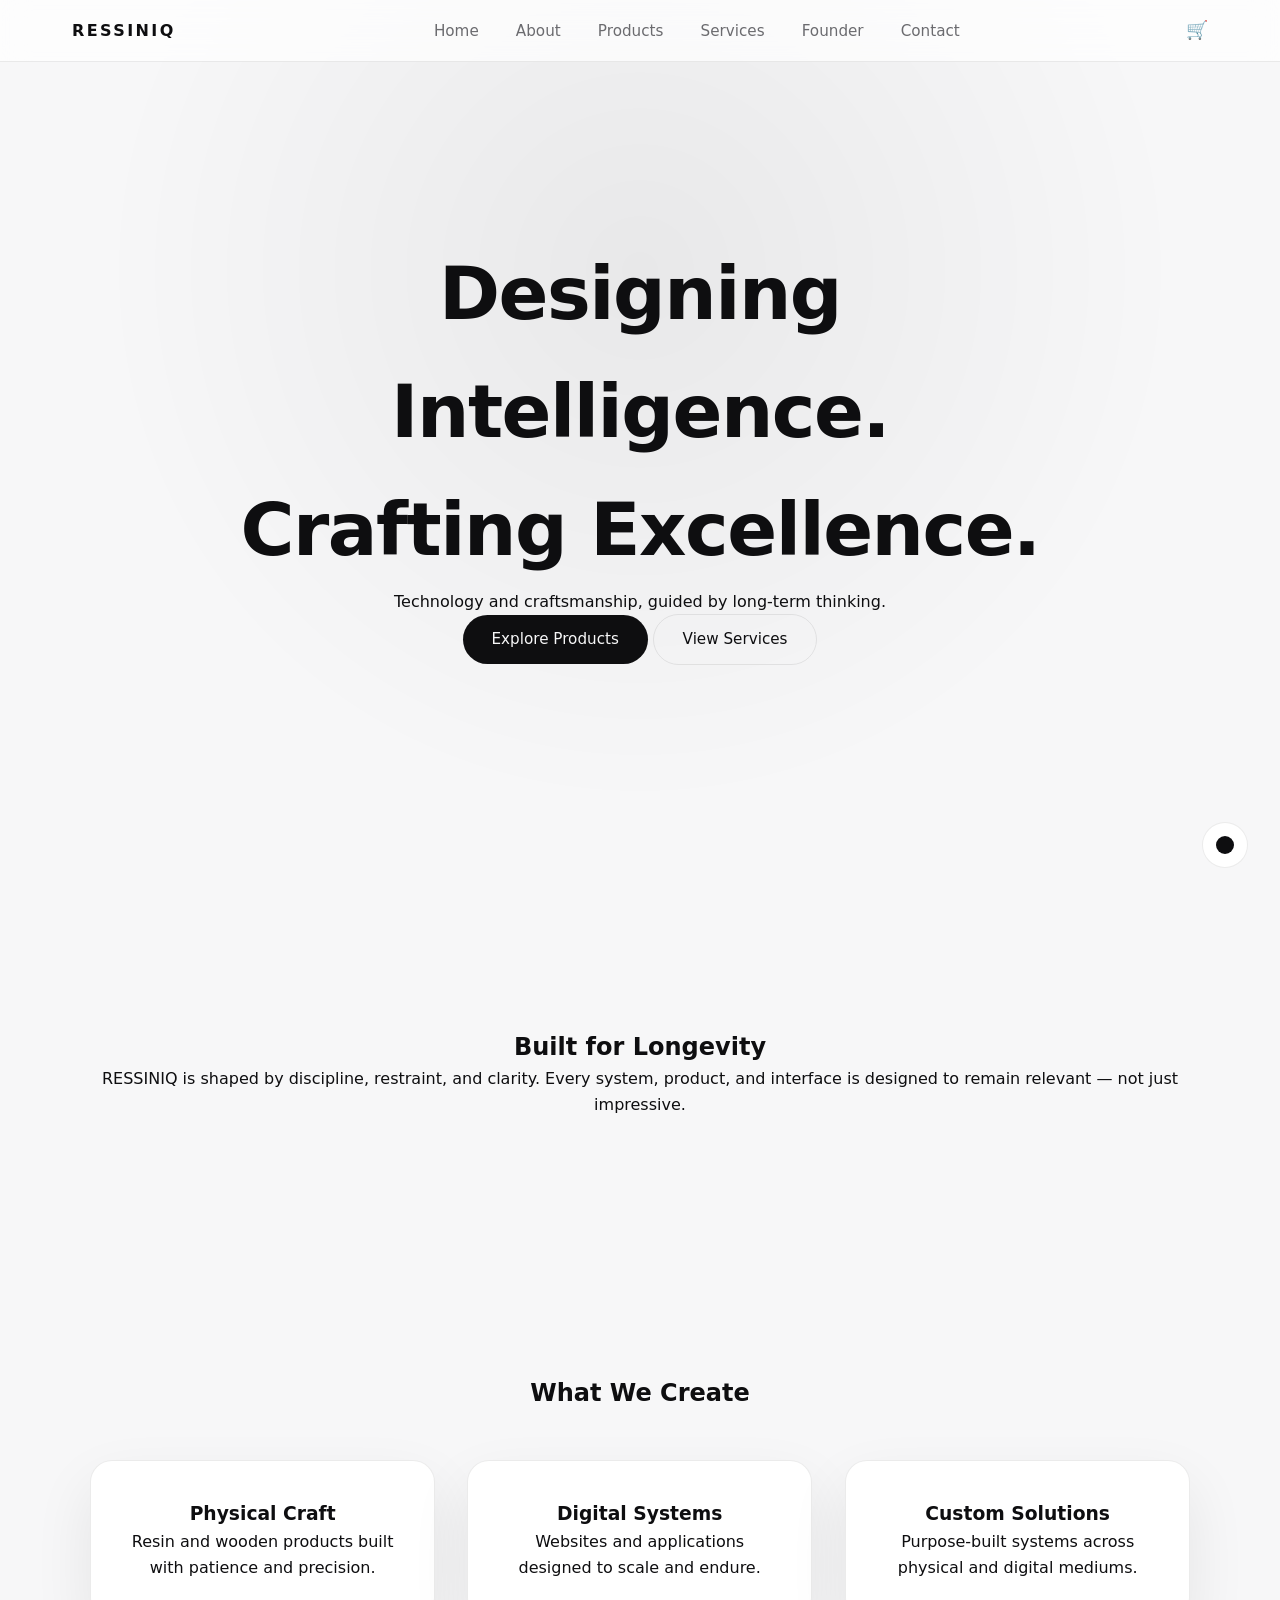
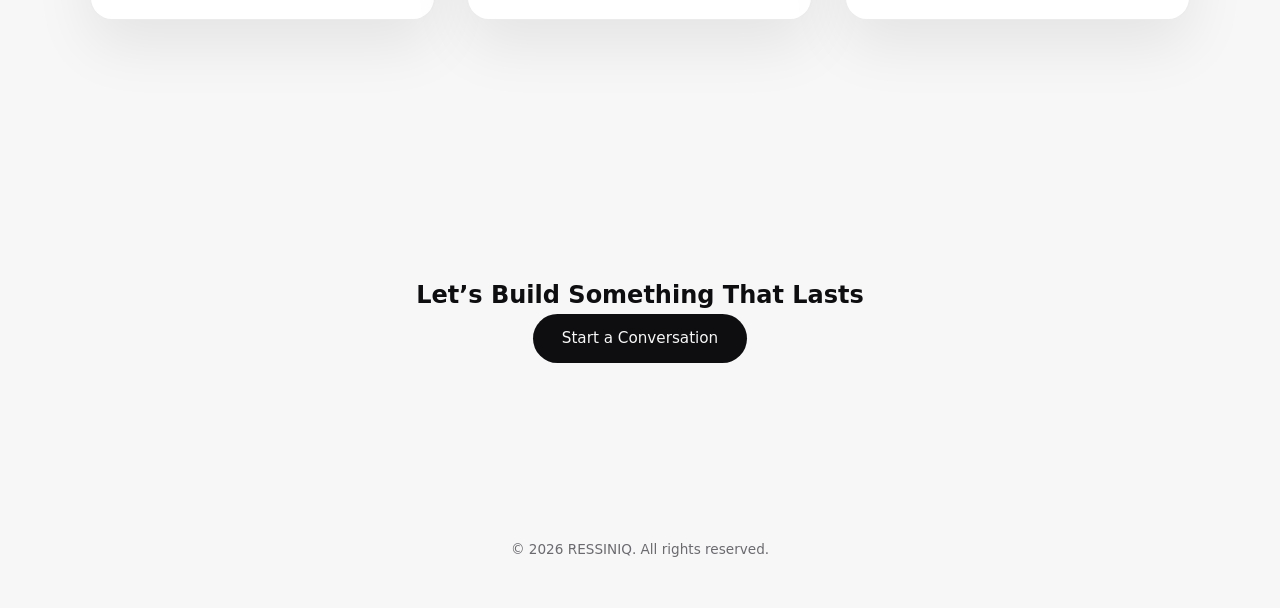
<file: index.html>
<!-- =========================
FILE: index.html
========================= -->
<!DOCTYPE html>
<html lang="en">
<head>
  <meta charset="UTF-8" />
  <meta name="viewport" content="width=device-width, initial-scale=1.0"/>
  <meta name="description" content="RESSINIQ — Designing Intelligence. Crafting Excellence."/>
  <title>RESSINIQ — Designing Intelligence</title>

  <link rel="stylesheet" href="assets/css/style.css" />
</head>

<body>
  <!-- Theme Toggle -->
  <button id="themeToggle" aria-label="Toggle dark mode">
    <span></span>
  </button>

  <!-- Navigation -->
  <header class="nav">
  <div class="nav-inner">

    <!-- LOGO / HOME -->
    <a href="index.html" class="logo">RESSINIQ</a>

    <!-- NAV LINKS -->
    <nav class="nav-links">
      <a href="index.html">Home</a>
      <a href="about.html">About</a>
      <a href="products.html">Products</a>
      <a href="services.html">Services</a>
      <a href="founder.html">Founder</a>
      <a href="contact.html" class="pill">Contact</a>
    </nav>

    <!-- CART -->
    <a href="cart.html" class="cart-link">
      🛒 <span id="cartCount" class="cart-count hidden">0</span>
    </a>

  </div>
</header>


  <!-- Hero -->
  <main>
    <section class="hero">
      <div class="hero-content">
        <h1 class="reveal hero-title">Designing Intelligence.<br/>Crafting Excellence.</h1>
        <p class="reveal hero-subtitle">
          Technology and craftsmanship, guided by long-term thinking.
        </p>
        <div class="hero-actions">
          <a href="products.html" class="btn primary">Explore Products</a>
          <a href="services.html" class="btn ghost">View Services</a>
        </div>
      </div>
      <div class="hero-bg parallax-bg"></div>
    </section>

    <!-- Philosophy -->
    <section class="philosophy">
      <div class="container">
        <h2>Built for Longevity</h2>
        <p>
          RESSINIQ is shaped by discipline, restraint, and clarity.  
          Every system, product, and interface is designed to remain relevant —
          not just impressive.
        </p>
      </div>
    </section>

    <!-- Featured -->
    <section class="featured">
      <div class="container">
        <h2>What We Create</h2>
        <div class="cards">
          <div class="card parallax-card">
            <h3>Physical Craft</h3>
            <p>Resin and wooden products built with patience and precision.</p>
          </div>
          <div class="card parallax-card">
            <h3>Digital Systems</h3>
            <p>Websites and applications designed to scale and endure.</p>
          </div>
          <div class="card parallax-card">
            <h3>Custom Solutions</h3>
            <p>Purpose-built systems across physical and digital mediums.</p>
          </div>
        </div>
      </div>
    </section>

    <!-- CTA -->
    <section class="cta-section">
      <div class="container">
        <h2>Let’s Build Something That Lasts</h2>
        <a href="contact.html" class="btn primary large">Start a Conversation</a>
      </div>
    </section>
  </main>

  <footer class="footer">
    <p>© 2026 RESSINIQ. All rights reserved.</p>
  </footer>

  <script src="assets/js/main.js"></script>
</body>
</html>
</file>
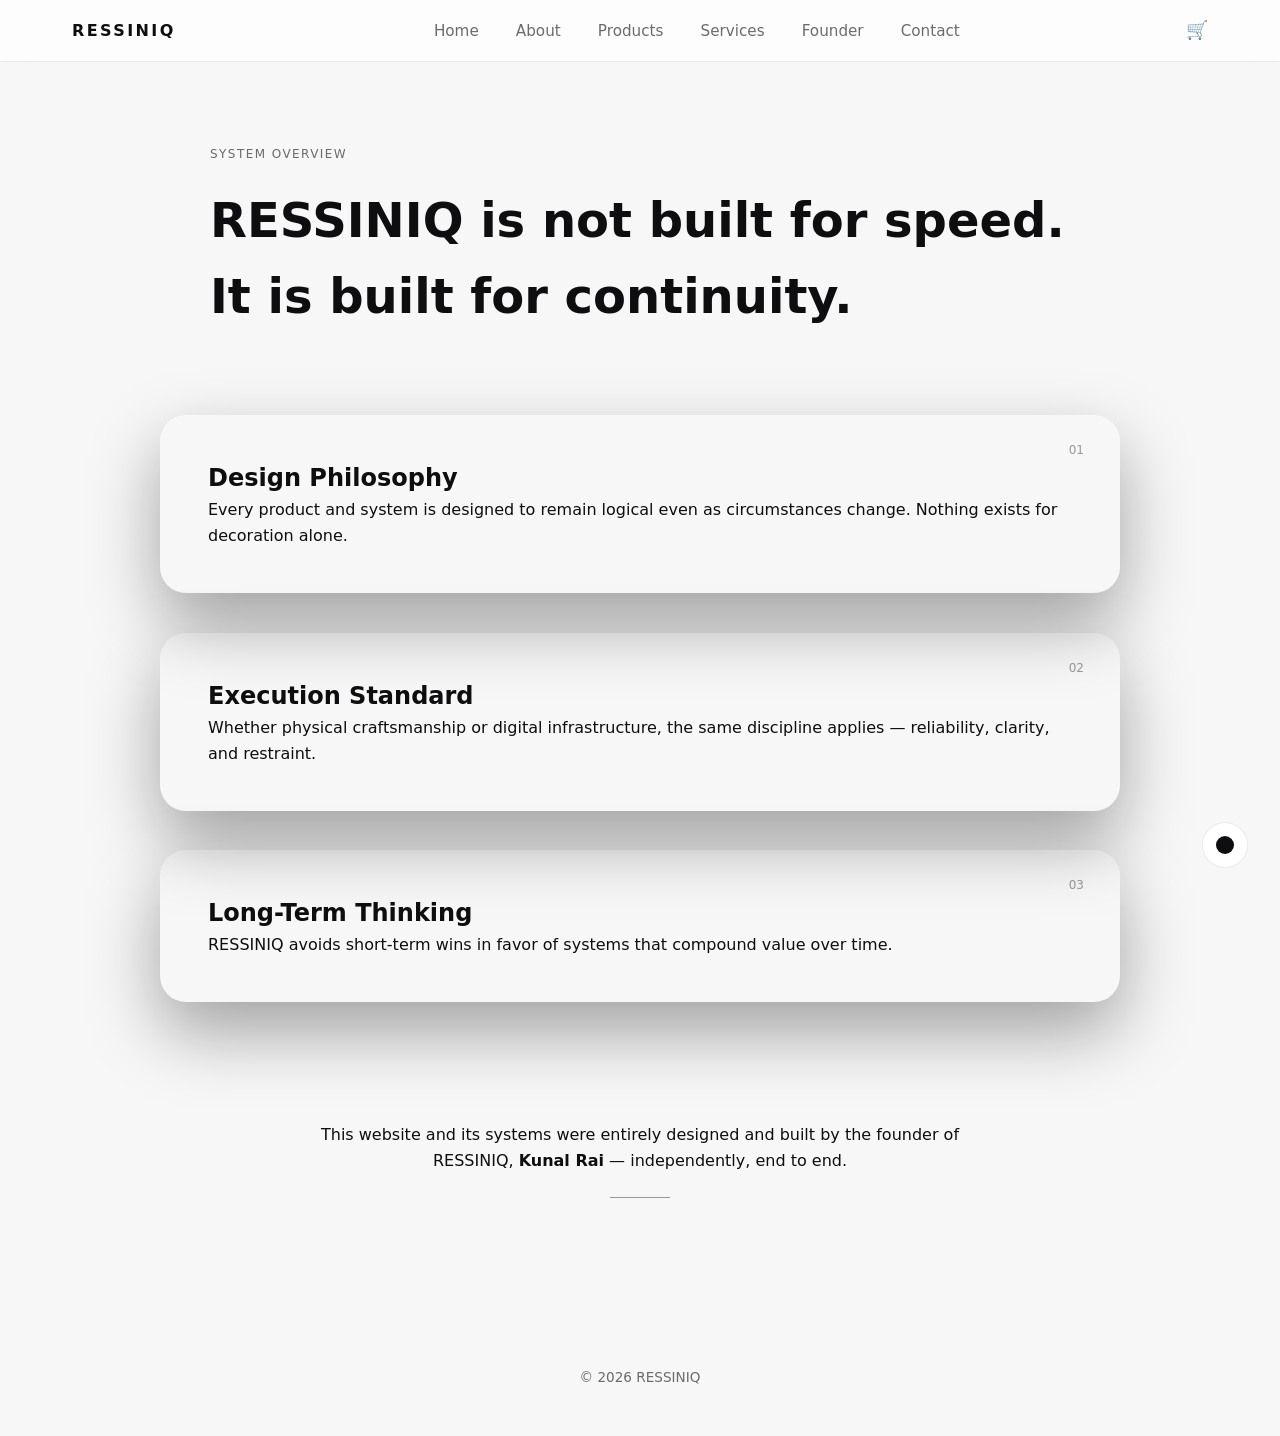
<file: about.html>
<!DOCTYPE html>
<html lang="en">
<head>
  <meta charset="UTF-8" />
  <meta name="viewport" content="width=device-width, initial-scale=1.0"/>
  <title>About — RESSINIQ</title>
  <meta name="description" content="RESSINIQ is built as a system — not a trend-driven brand."/>
  <link rel="stylesheet" href="assets/css/style.css"/>
</head>
<body>

<button id="themeToggle"><span></span></button>

<header class="nav">
  <div class="nav-inner">
    <a href="index.html" class="logo">RESSINIQ</a>
    <nav class="nav-links">
      <a href="index.html">Home</a>
      <a href="about.html">About</a>
      <a href="products.html">Products</a>
      <a href="services.html">Services</a>
      <a href="founder.html">Founder</a>
      <a href="contact.html" class="pill">Contact</a>
    </nav>
    <a href="cart.html" class="cart-link">🛒 <span id="cartCount" class="cart-count hidden">0</span></a>
  </div>
</header>

<main class="about-system">

  <!-- SYSTEM INTRO -->
  <section class="system-intro reveal">
    <span class="system-label">SYSTEM OVERVIEW</span>
    <h1>RESSINIQ is not built for speed.<br>It is built for continuity.</h1>
  </section>

  <!-- FLOATING PANELS -->
  <section class="system-panels">

    <article class="system-panel depth-1 reveal">
      <span class="panel-index">01</span>
      <h2>Design Philosophy</h2>
      <p>
        Every product and system is designed to remain logical even as
        circumstances change. Nothing exists for decoration alone.
      </p>
    </article>

    <article class="system-panel depth-2 reveal">
      <span class="panel-index">02</span>
      <h2>Execution Standard</h2>
      <p>
        Whether physical craftsmanship or digital infrastructure,
        the same discipline applies — reliability, clarity, and restraint.
      </p>
    </article>

    <article class="system-panel depth-3 reveal">
      <span class="panel-index">03</span>
      <h2>Long-Term Thinking</h2>
      <p>
        RESSINIQ avoids short-term wins in favor of systems that compound
        value over time.
      </p>
    </article>

  </section>

  <!-- SIGNATURE -->
  <section class="system-signature reveal">
    <p>
      This website and its systems were entirely designed and built by the
      founder of RESSINIQ,
      <strong>Kunal Rai</strong> — independently, end to end.
    </p>
    <span class="signature-line"></span>
  </section>

</main>

<footer class="footer">
  <p>© 2026 RESSINIQ</p>
</footer>

<script src="assets/js/main.js"></script>
</body>
</html>
</file>
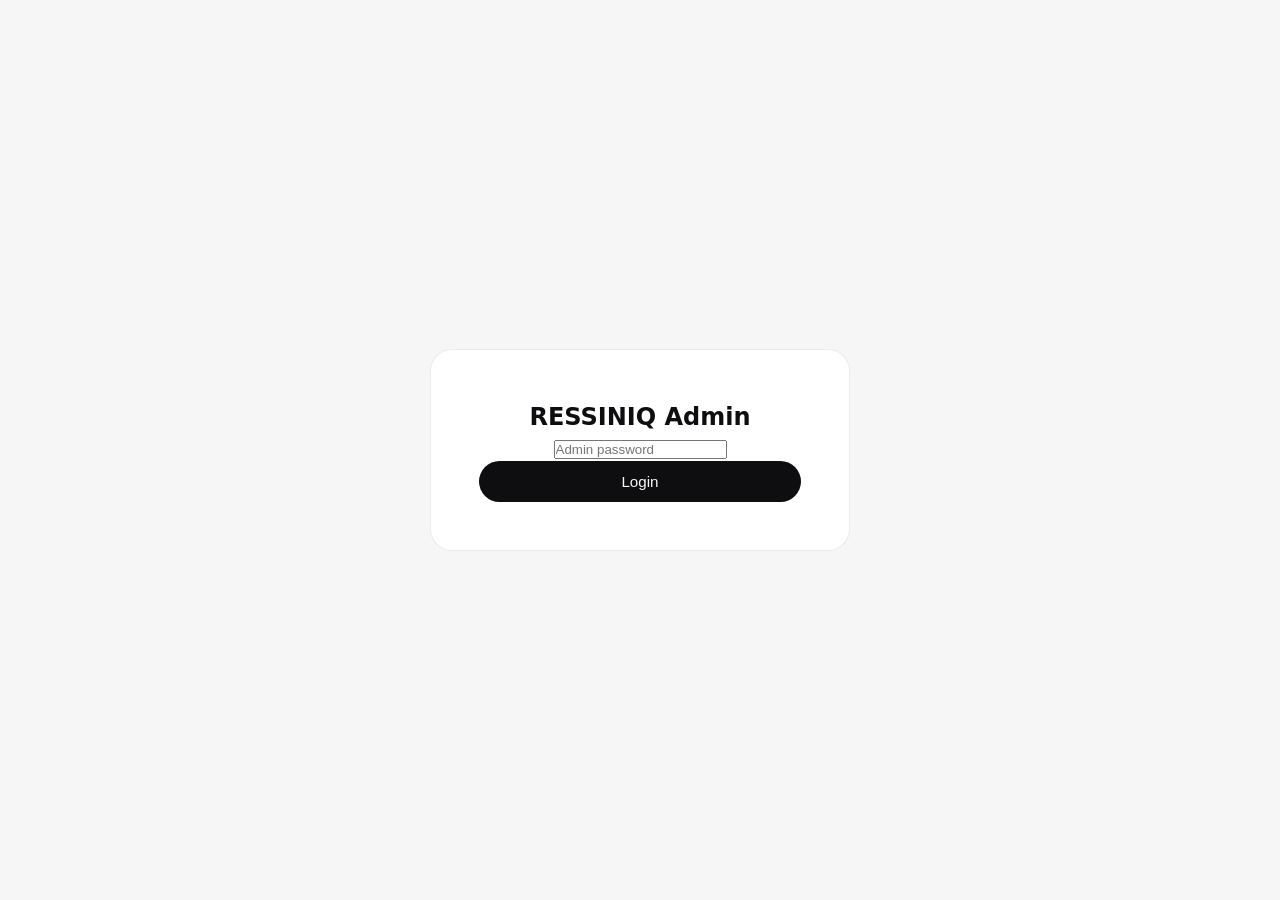
<file: admin.html>
<!DOCTYPE html>
<html lang="en">
<head>
  <meta charset="UTF-8" />
  <meta name="viewport" content="width=device-width, initial-scale=1.0"/>
  <title>RESSINIQ Admin</title>
  <meta name="robots" content="noindex, nofollow"/>
  <link rel="stylesheet" href="assets/css/style.css"/>
</head>
<body data-admin>

<main class="admin-wrapper">

  <!-- LOGIN -->
  <section id="loginSection" class="admin-card">
    <h1>RESSINIQ Admin</h1>
    <input id="adminPassword" type="password" placeholder="Admin password"/>
    <button id="loginBtn" class="btn primary full">Login</button>
  </section>

  <!-- DASHBOARD -->
  <section id="dashboard" class="admin-dashboard hidden">

    <header class="admin-header">
      <h2>Product Manager</h2>
      <div>
        <button id="adminTheme" class="btn ghost">Toggle Theme</button>
        <button id="logoutBtn" class="btn ghost">Logout</button>
      </div>
    </header>

    <div class="admin-grid">

      <!-- PRODUCT FORM -->
      <div class="admin-form-card">
        <h3 id="formTitle">Add Product</h3>

        <form id="productForm">
          <input type="hidden" id="productId"/>

          <label>Name</label>
          <input id="productName" required/>

          <label>Category</label>
          <select id="productCategory"></select>

          <label>Status</label>
          <select id="productStatus">
            <option value="live">Live</option>
            <option value="draft">Draft</option>
          </select>

          <label>Images (one per line)</label>
          <textarea id="productImages" placeholder="assets/images/a.jpg"></textarea>

          <label>Description</label>
          <textarea id="productDescription"></textarea>

          <button class="btn primary full">Save Product</button>
        </form>
      </div>

      <!-- PRODUCTS -->
      <div class="admin-list-card">
        <h3>Products (Drag to reorder)</h3>
        <div id="adminProducts" class="sortable"></div>
        <button onclick="exportJSON()" class="btn ghost full">Export products.json</button>
      </div>

      <!-- CATEGORIES -->
      <div class="admin-list-card">
        <h3>Categories</h3>
        <input id="newCategory" placeholder="New category"/>
        <button onclick="addCategory()" class="btn ghost full">Add Category</button>
        <div id="categoryList"></div>
      </div>

    </div>
  </section>

</main>

<script src="assets/js/admin.js"></script>
</body>
</html>
</file>
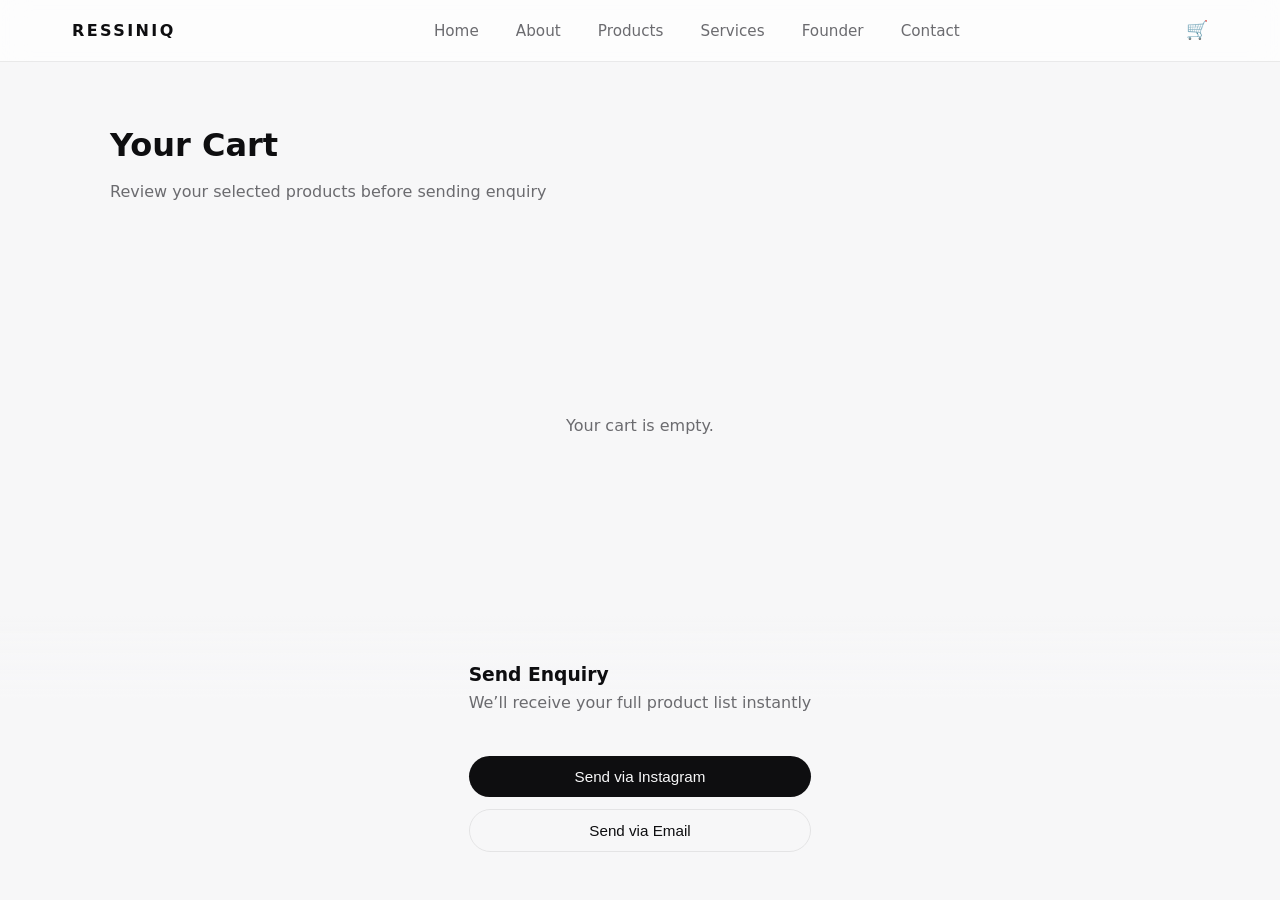
<file: cart.html>
<!DOCTYPE html>
<html lang="en">
<head>
  <meta charset="UTF-8">
  <title>Your Cart – RESSINIQ</title>
  <meta name="viewport" content="width=device-width, initial-scale=1.0">
  <link rel="stylesheet" href="assets/css/style.css">
</head>

<body>

<header class="nav">
  <div class="nav-inner">

    <!-- LOGO / HOME -->
    <a href="index.html" class="logo">RESSINIQ</a>

    <!-- NAV LINKS -->
    <nav class="nav-links">
      <a href="index.html">Home</a>
      <a href="about.html">About</a>
      <a href="products.html">Products</a>
      <a href="services.html">Services</a>
      <a href="founder.html">Founder</a>
      <a href="contact.html" class="pill">Contact</a>
    </nav>

    <!-- CART -->
    <a href="cart.html" class="cart-link">
      🛒 <span id="cartCount" class="cart-count hidden">0</span>
    </a>

  </div>
</header>


<main class="cart-page">

  <header class="cart-header">
    <h1>Your Cart</h1>
    <p class="muted">Review your selected products before sending enquiry</p>
  </header>

  <section id="cartItems" class="cart-items"></section>

  <section id="cartSummary" class="cart-summary hidden">
    <div class="cart-summary-box">
      <h3>Send Enquiry</h3>
      <p class="muted">We’ll receive your full product list instantly</p>

      <div class="cart-actions">
        <button id="sendInsta" class="btn primary full">
          Send via Instagram
        </button>
        <button id="sendEmail" class="btn ghost full">
          Send via Email
        </button>
      </div>
    </div>
  </section>

</main>

<script src="assets/js/cart.js"></script>
<script src="assets/js/cart-page.js"></script>
<script src="assets/js/main.js"></script>
</body>
</html>
</file>
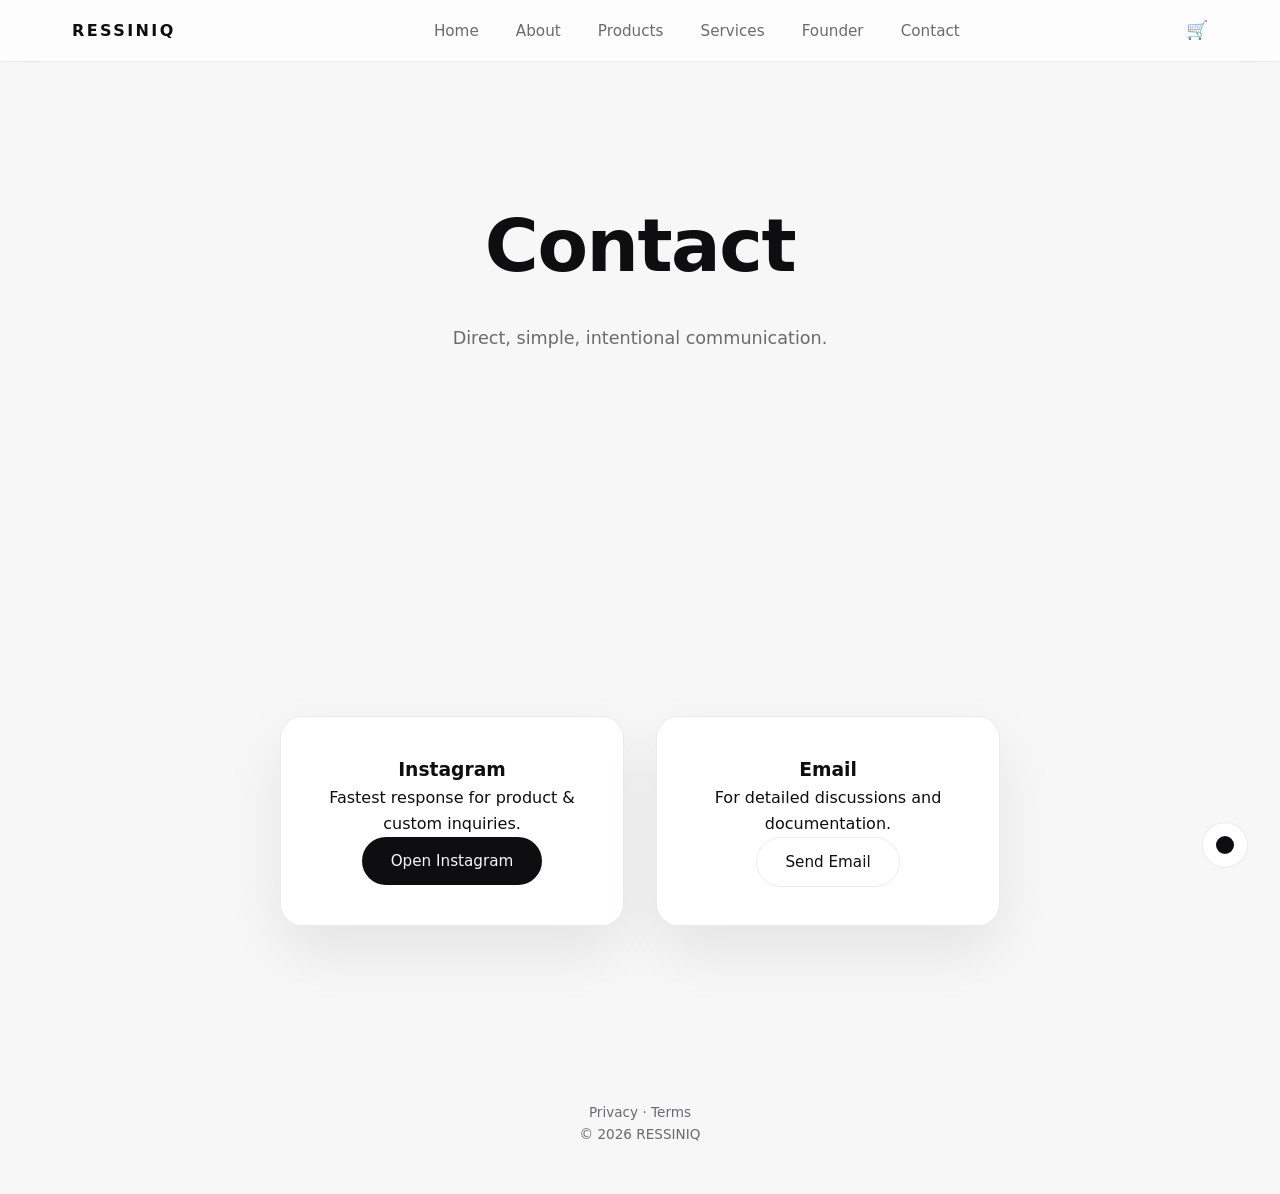
<file: contact.html>
<!-- =========================
FILE: contact.html
========================= -->
<!DOCTYPE html>
<html lang="en">
<head>
  <meta charset="UTF-8"/>
  <meta name="viewport" content="width=device-width, initial-scale=1.0"/>
  <title>Contact — RESSINIQ</title>
  <meta name="description" content="Contact RESSINIQ"/>
  <link rel="stylesheet" href="assets/css/style.css"/>
</head>
<body>

<button id="themeToggle" aria-label="Toggle dark mode"><span></span></button>

<header class="nav">
  <div class="nav-inner">

    <!-- LOGO / HOME -->
    <a href="index.html" class="logo">RESSINIQ</a>

    <!-- NAV LINKS -->
    <nav class="nav-links">
      <a href="index.html">Home</a>
      <a href="about.html">About</a>
      <a href="products.html">Products</a>
      <a href="services.html">Services</a>
      <a href="founder.html">Founder</a>
      <a href="contact.html" class="pill">Contact</a>
    </nav>

    <!-- CART -->
    <a href="cart.html" class="cart-link">
      🛒 <span id="cartCount" class="cart-count hidden">0</span>
    </a>

  </div>
</header>


<main>
  <section class="hero small">
    <div class="hero-content">
      <h1>Contact</h1>
      <p class="subtitle">Direct, simple, intentional communication.</p>
    </div>
  </section>

  <section>
    <div class="container narrow">
      <div class="cards">
        <div class="card">
          <h3>Instagram</h3>
          <p>Fastest response for product & custom inquiries.</p>
          <a href="https://www.instagram.com/ressiniq/" target="_blank" class="btn primary">Open Instagram</a>
        </div>

        <div class="card">
          <h3>Email</h3>
          <p>For detailed discussions and documentation.</p>
          <a href="mailto:ressiniq@gmail.com" class="btn ghost">Send Email</a>
        </div>
      </div>
    </div>
  </section>
</main>

<footer class="footer">
  <p>
    <a href="privacy.html">Privacy</a> ·
    <a href="terms.html">Terms</a>
  </p>
  <p>© 2026 RESSINIQ</p>
</footer>

<script src="assets/js/main.js"></script>
</body>
</html>
</file>
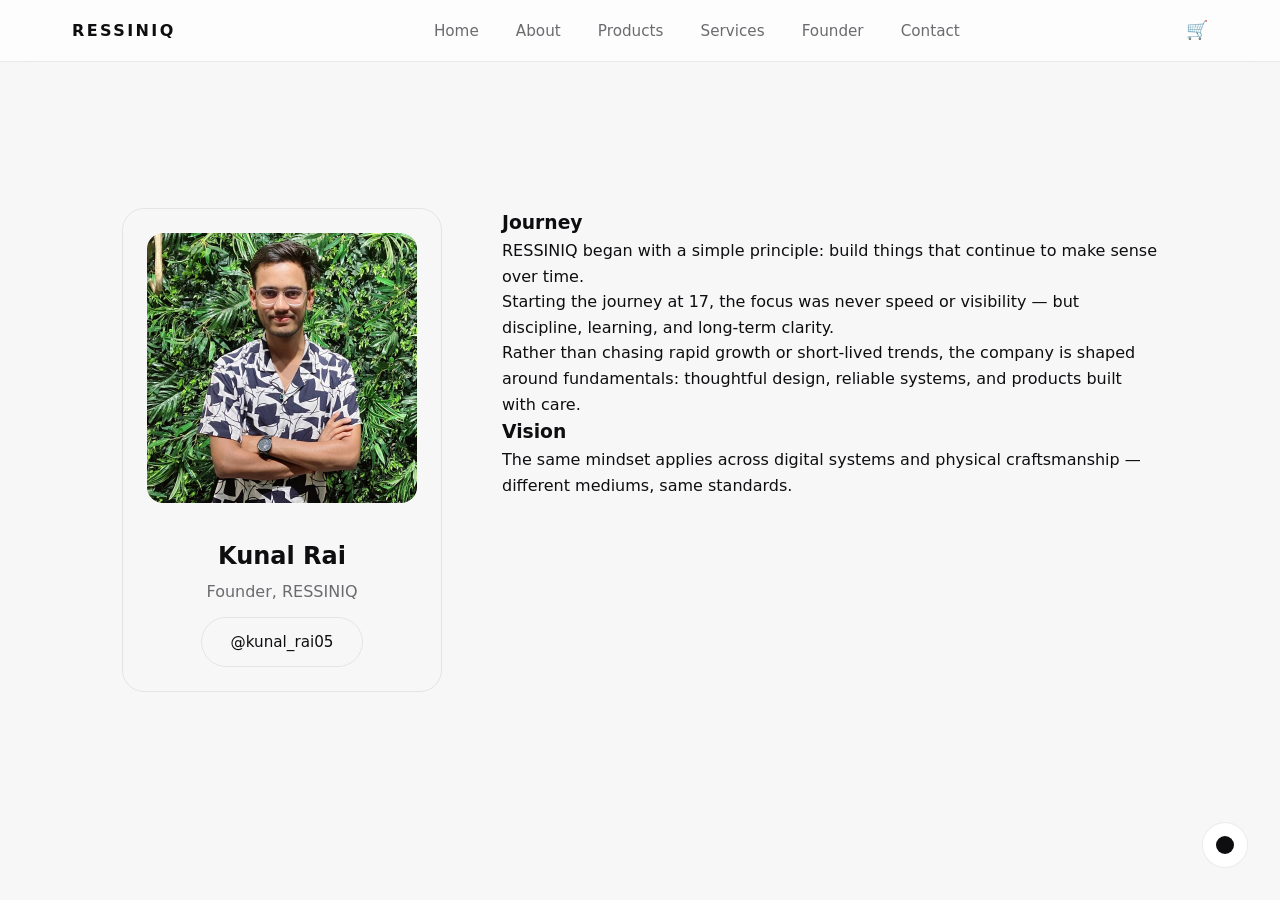
<file: founder.html>
<!DOCTYPE html>
<html lang="en">
<head>
  <meta charset="UTF-8">
  <title>Founder — RESSINIQ</title>
  <meta name="viewport" content="width=device-width, initial-scale=1.0">
  <link rel="stylesheet" href="assets/css/style.css">
</head>
<body>

<button id="themeToggle"><span></span></button>

<header class="nav">
  <div class="nav-inner">

    <!-- LOGO / HOME -->
    <a href="index.html" class="logo">RESSINIQ</a>

    <!-- NAV LINKS -->
    <nav class="nav-links">
      <a href="index.html">Home</a>
      <a href="about.html">About</a>
      <a href="products.html">Products</a>
      <a href="services.html">Services</a>
      <a href="founder.html">Founder</a>
      <a href="contact.html" class="pill">Contact</a>
    </nav>

    <!-- CART -->
    <a href="cart.html" class="cart-link">
      🛒 <span id="cartCount" class="cart-count hidden">0</span>
    </a>

  </div>
</header>


<main class="founder-page">

  <section class="founder-layout">

    <!-- CARD -->
    <div class="founder-card">
      <img src="assets/images/founder.jpg" alt="Kunal Rai">
      <h2>Kunal Rai</h2>
      <p class="muted">Founder, RESSINIQ</p>

      <a
        href="https://www.instagram.com/kunal_rai05/"
        target="_blank"
        class="btn ghost founder-insta"
      >
        @kunal_rai05
      </a>
    </div>

    <!-- STORY -->
    <div class="founder-content">
      <h3>Journey</h3>
      <p>
        RESSINIQ began with a simple principle: build things that continue
        to make sense over time.
      </p>
      <p>
        Starting the journey at 17, the focus was never speed or visibility —
        but discipline, learning, and long-term clarity.
      </p>
      <p>
        Rather than chasing rapid growth or short-lived trends, the company
        is shaped around fundamentals: thoughtful design, reliable systems,
        and products built with care.
      </p>

      <h3>Vision</h3>
      <p>
        The same mindset applies across digital systems and physical
        craftsmanship — different mediums, same standards.
      </p>
    </div>

  </section>

</main>

<script src="assets/js/main.js"></script>
</body>
</html>
</file>
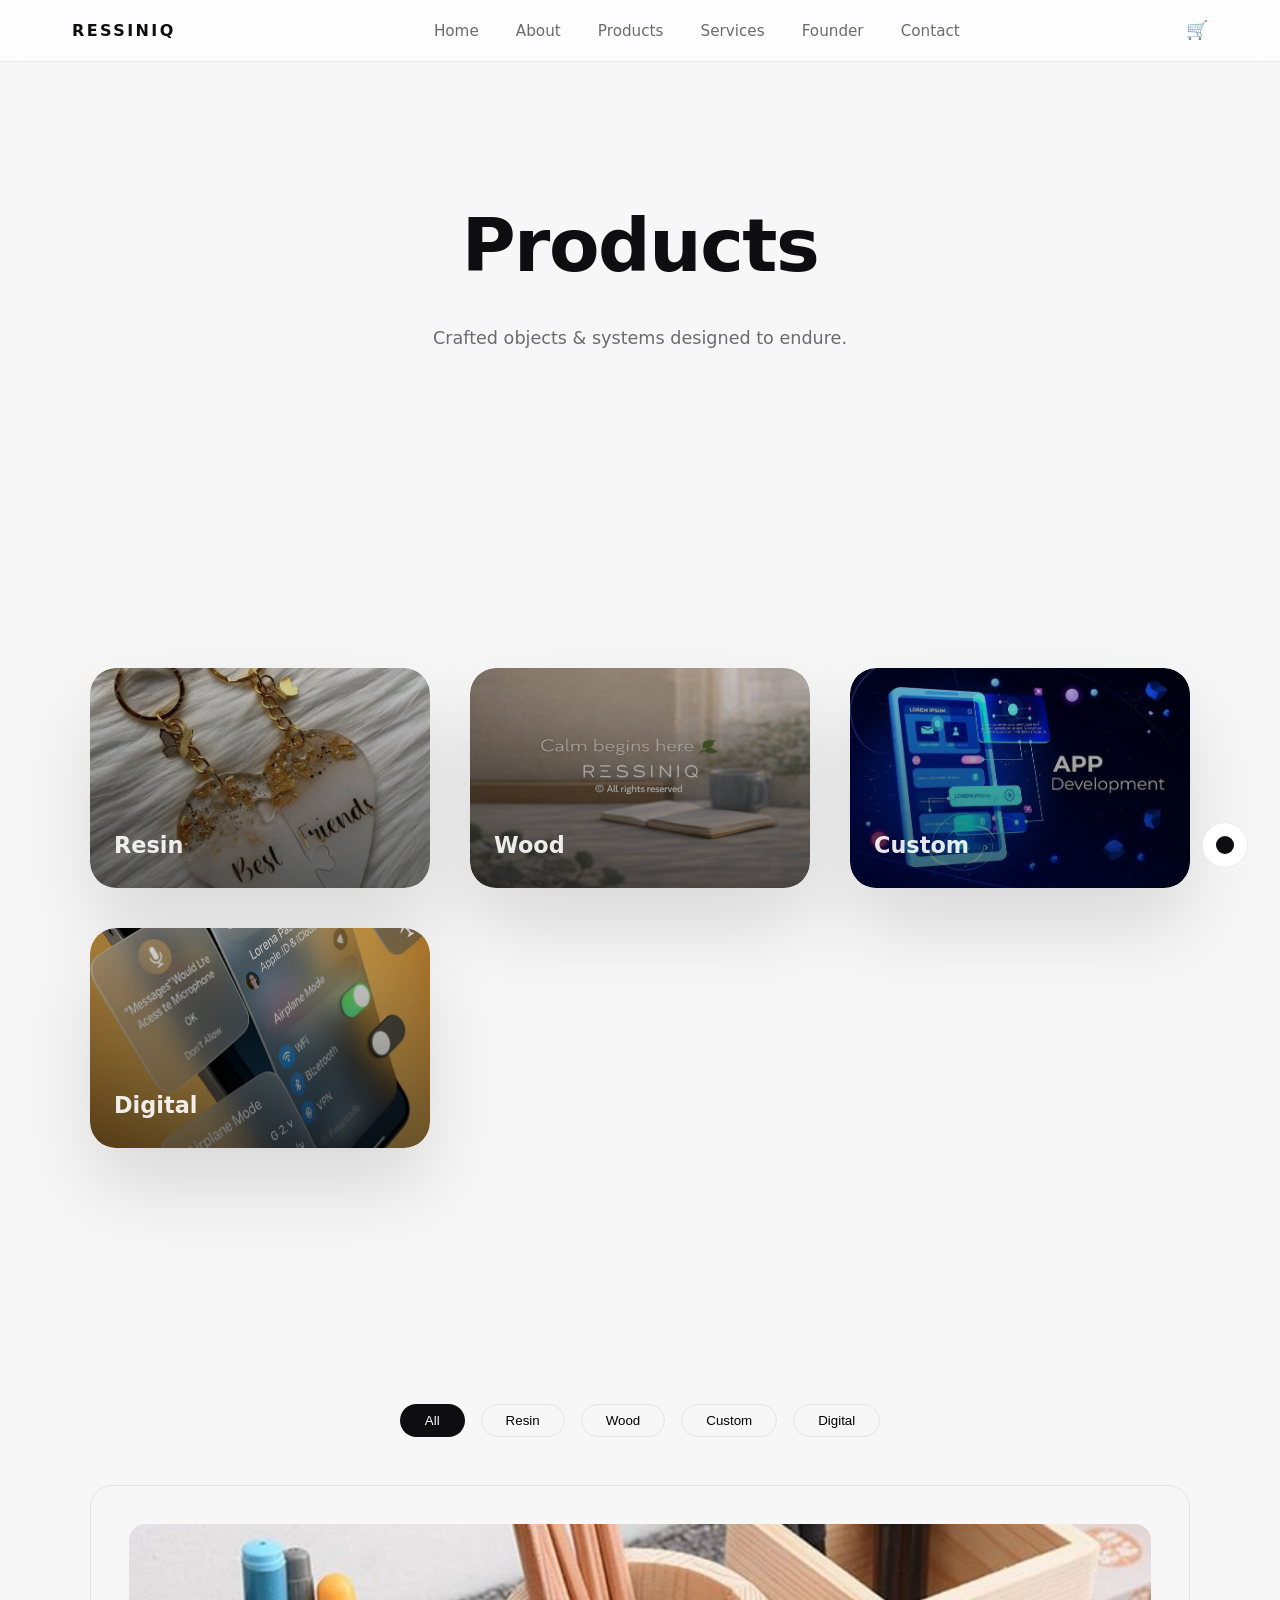
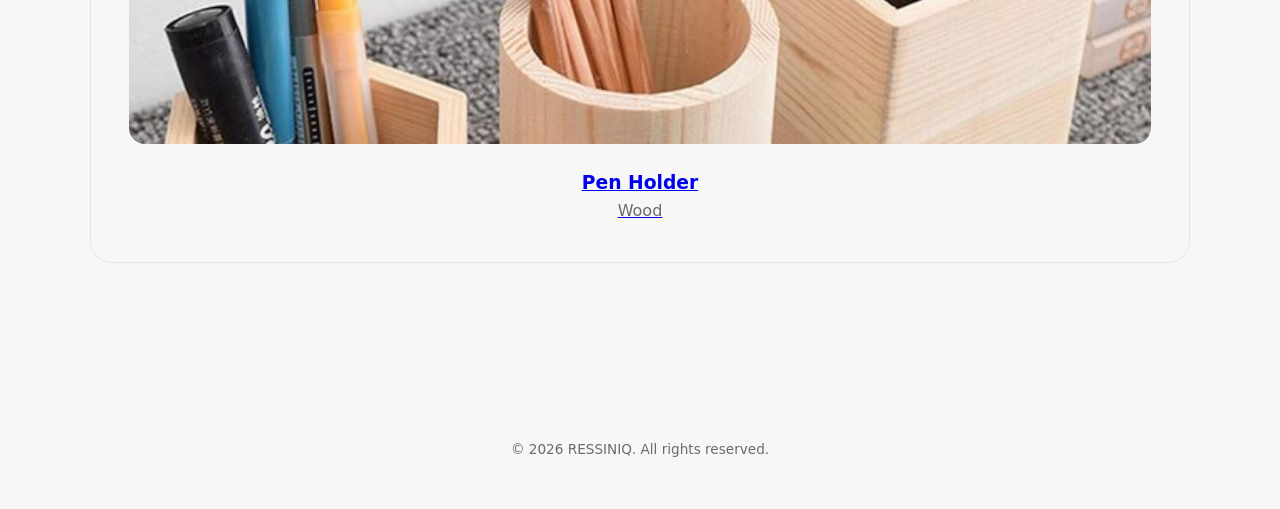
<file: products.html>
<!-- =========================
FILE: products.html
========================= -->
<!DOCTYPE html>
<html lang="en">
<head>
  <meta charset="UTF-8"/>
  <meta name="viewport" content="width=device-width, initial-scale=1.0"/>
  <title>Products — RESSINIQ</title>
  <meta name="description" content="Products by RESSINIQ"/>
  <link rel="stylesheet" href="assets/css/style.css"/>
</head>
<body>

<button id="themeToggle" aria-label="Toggle dark mode">
  <span></span>
</button>

<header class="nav">
  <div class="nav-inner">

    <!-- LOGO / HOME -->
    <a href="index.html" class="logo">RESSINIQ</a>

    <!-- NAV LINKS -->
    <nav class="nav-links">
      <a href="index.html">Home</a>
      <a href="about.html">About</a>
      <a href="products.html">Products</a>
      <a href="services.html">Services</a>
      <a href="founder.html">Founder</a>
      <a href="contact.html" class="pill">Contact</a>
    </nav>

    <!-- CART -->
    <a href="cart.html" class="cart-link">
      🛒 <span id="cartCount" class="cart-count hidden">0</span>
    </a>

  </div>
</header>

<main>

  <!-- HERO -->
  <section class="hero small">
    <div class="hero-content">
      <h1>Products</h1>
      <p class="subtitle">
        Crafted objects & systems designed to endure.
      </p>
    </div>
  </section>

  <!-- CATEGORY SHOWCASE -->
  <section class="category-showcase">
    <div class="container">
      <div id="categoryGrid" class="category-grid"></div>
    </div>
  </section>

  <!-- FILTERS + PRODUCTS -->
  <section>
    <div class="container">
      <div class="filters" id="categoryFilters"></div>
      <div class="cards products-grid" id="productsGrid"></div>
    </div>
  </section>

</main>

<footer class="footer">
  <p>© 2026 RESSINIQ. All rights reserved.</p>
</footer>

<script src="assets/js/main.js"></script>
<script src="assets/js/products.js"></script>
</body>
</html>
</file>
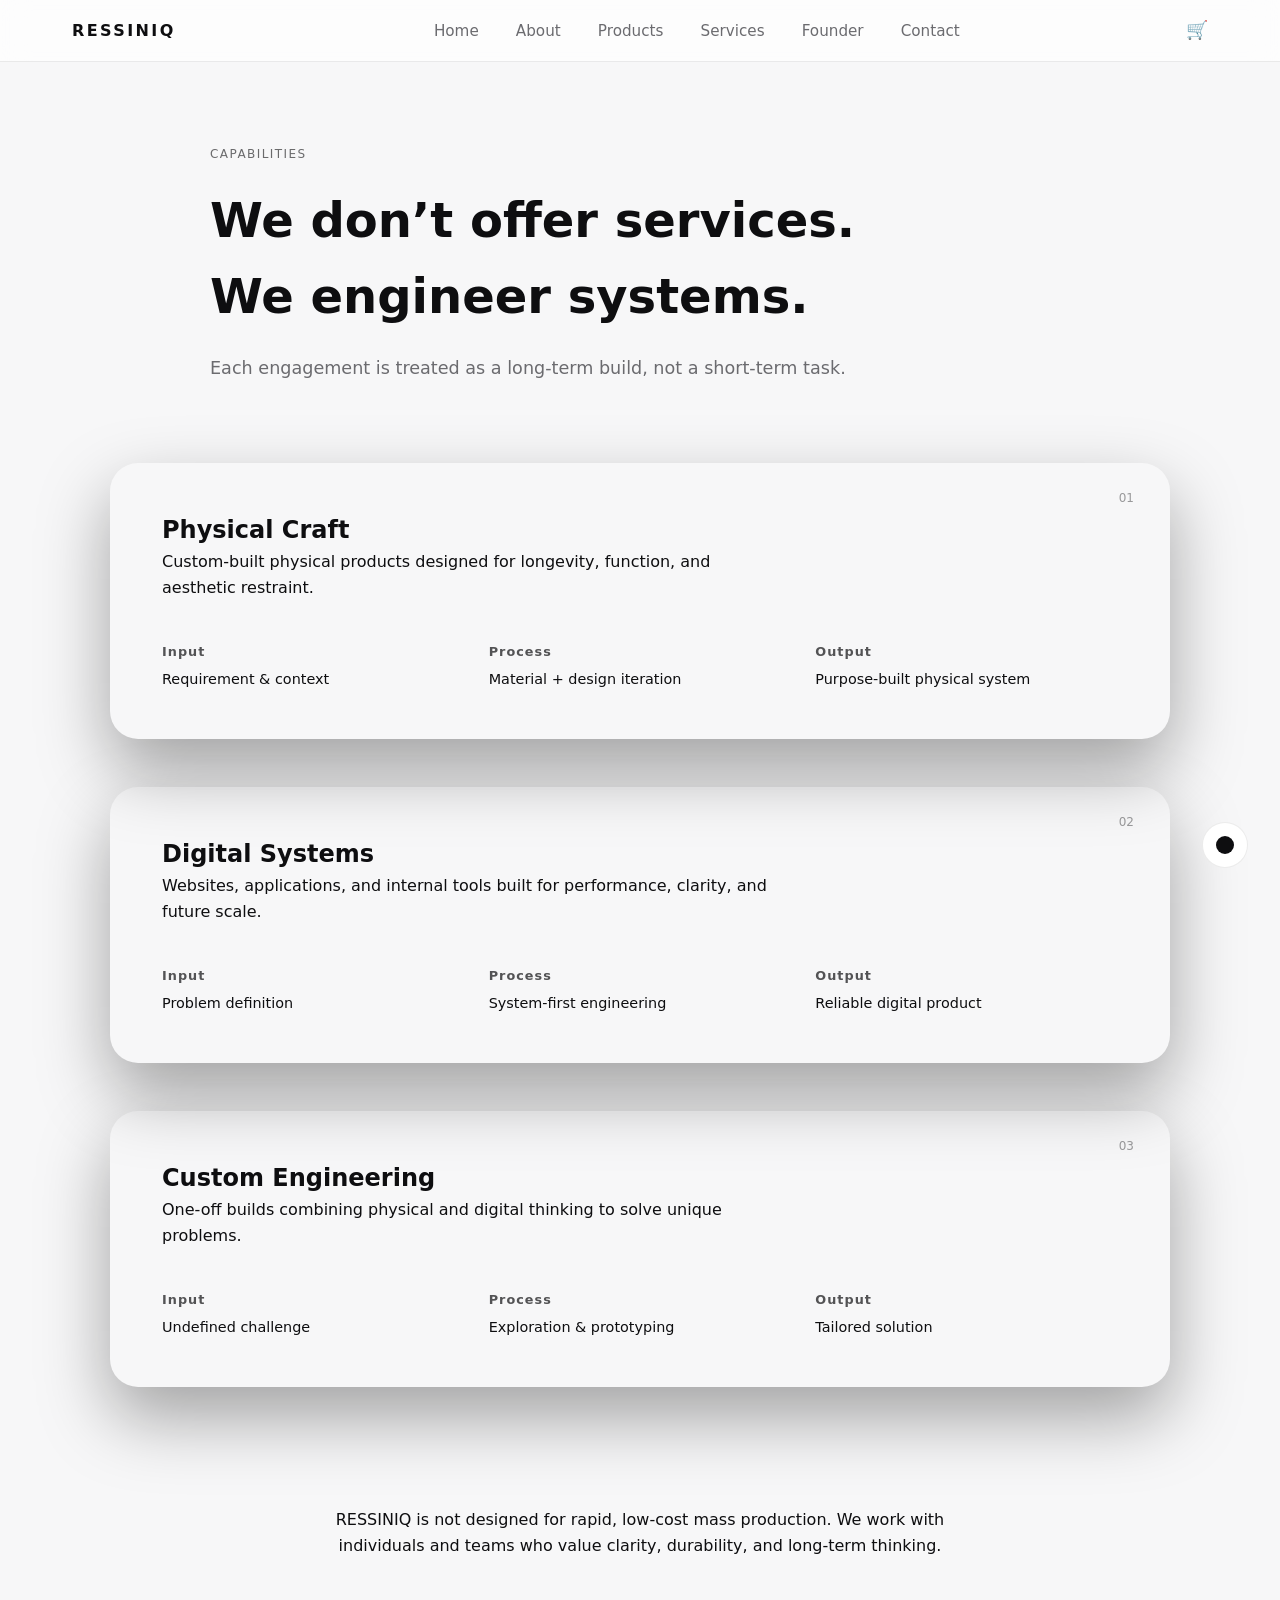
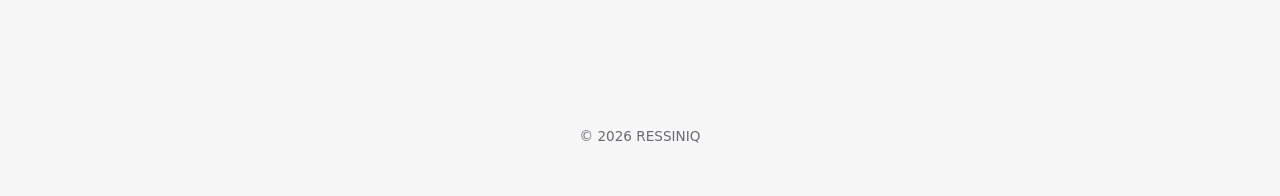
<file: services.html>
<!DOCTYPE html>
<html lang="en">
<head>
  <meta charset="UTF-8" />
  <meta name="viewport" content="width=device-width, initial-scale=1.0"/>
  <title>Services — RESSINIQ</title>
  <meta name="description" content="Capabilities and systems engineered by RESSINIQ."/>
  <link rel="stylesheet" href="assets/css/style.css"/>
</head>
<body>

<button id="themeToggle"><span></span></button>

<header class="nav">
  <div class="nav-inner">
    <a href="index.html" class="logo">RESSINIQ</a>
    <nav class="nav-links">
      <a href="index.html">Home</a>
      <a href="about.html">About</a>
      <a href="products.html">Products</a>
      <a href="services.html">Services</a>
      <a href="founder.html">Founder</a>
      <a href="contact.html" class="pill">Contact</a>
    </nav>
    <a href="cart.html" class="cart-link">🛒 <span id="cartCount" class="cart-count hidden">0</span></a>
  </div>
</header>

<main class="services-system">

  <!-- INTRO -->
  <section class="services-intro reveal">
    <span class="system-label">CAPABILITIES</span>
    <h1>We don’t offer services.<br>We engineer systems.</h1>
    <p class="subtitle">
      Each engagement is treated as a long-term build, not a short-term task.
    </p>
  </section>

  <!-- CAPABILITY PANELS -->
  <section class="services-panels">

    <!-- PHYSICAL -->
    <article class="service-panel depth-1 reveal">
      <span class="panel-index">01</span>
      <h2>Physical Craft</h2>
      <p class="service-desc">
        Custom-built physical products designed for longevity, function,
        and aesthetic restraint.
      </p>

      <div class="blueprint">
        <div><strong>Input</strong><span>Requirement & context</span></div>
        <div><strong>Process</strong><span>Material + design iteration</span></div>
        <div><strong>Output</strong><span>Purpose-built physical system</span></div>
      </div>
    </article>

    <!-- DIGITAL -->
    <article class="service-panel depth-2 reveal">
      <span class="panel-index">02</span>
      <h2>Digital Systems</h2>
      <p class="service-desc">
        Websites, applications, and internal tools built for performance,
        clarity, and future scale.
      </p>

      <div class="blueprint">
        <div><strong>Input</strong><span>Problem definition</span></div>
        <div><strong>Process</strong><span>System-first engineering</span></div>
        <div><strong>Output</strong><span>Reliable digital product</span></div>
      </div>
    </article>

    <!-- CUSTOM -->
    <article class="service-panel depth-3 reveal">
      <span class="panel-index">03</span>
      <h2>Custom Engineering</h2>
      <p class="service-desc">
        One-off builds combining physical and digital thinking
        to solve unique problems.
      </p>

      <div class="blueprint">
        <div><strong>Input</strong><span>Undefined challenge</span></div>
        <div><strong>Process</strong><span>Exploration & prototyping</span></div>
        <div><strong>Output</strong><span>Tailored solution</span></div>
      </div>
    </article>

  </section>

  <!-- FILTER STATEMENT -->
  <section class="services-filter reveal">
    <p>
      RESSINIQ is not designed for rapid, low-cost mass production.
      We work with individuals and teams who value clarity,
      durability, and long-term thinking.
    </p>
  </section>

</main>

<footer class="footer">
  <p>© 2026 RESSINIQ</p>
</footer>

<script src="assets/js/main.js"></script>
</body>
</html>
</file>
<file: assets/css/style.css>
/* =========================================================
RESSINIQ — MASTER STYLESHEET
Premium • Minimal • Timeless
========================================================= */

/* =========================
RESET & BASE
========================= */
*,
*::before,
*::after {
  margin: 0;
  padding: 0;
  box-sizing: border-box;
}

html {
  scroll-behavior: smooth;
}

body {
  font-family: system-ui, -apple-system, BlinkMacSystemFont, sans-serif;
  background: var(--bg);
  color: var(--text);
  line-height: 1.6;
}

/* =========================
THEME VARIABLES
========================= */
:root {
  --bg: #f7f7f8;
  --bg-elevated: #ffffff;
  --text: #0e0e10;
  --muted: #6b6b6f;
  --border: rgba(0,0,0,0.08);
  --accent: #0e0e10;
}

[data-theme="dark"] {
  --bg: #0b0b0e;
  --bg-elevated: #121216;
  --text: #f5f5f7;
  --muted: #9a9aa0;
  --border: rgba(255,255,255,0.1);
  --accent: #ffffff;
}

/* =========================
NAVIGATION
========================= */
.nav {
  position: fixed;
  top: 0;
  width: 100%;
  backdrop-filter: blur(14px);
  background: rgba(255,255,255,0.7);
  border-bottom: 1px solid var(--border);
  z-index: 100;
}

[data-theme="dark"] .nav {
  background: rgba(10,10,14,0.7);
}

.nav-inner {
  max-width: 1200px;
  margin: auto;
  padding: 1rem 2rem;
  display: flex;
  justify-content: space-between;
  align-items: center;
}

.logo {
  font-weight: 700;
  letter-spacing: 0.15em;
  text-decoration: none;
  color: var(--text);
}

nav a {
  margin-left: 2rem;
  text-decoration: none;
  color: var(--muted);
  font-size: 0.95rem;
}

nav a:hover {
  color: var(--text);
}

nav .cta {
  padding: 0.45rem 1.2rem;
  border: 1px solid var(--border);
  border-radius: 999px;
}

/* =========================
BUTTONS
========================= */
.btn {
  display: inline-block;
  padding: 0.75rem 1.8rem;
  border-radius: 999px;
  text-decoration: none;
  font-size: 0.95rem;
  cursor: pointer;
  border: none;
  transition: transform 0.25s ease, box-shadow 0.25s ease;
}

.btn.primary {
  background: var(--accent);
  color: var(--bg);
}

.btn.ghost {
  background: transparent;
  border: 1px solid var(--border);
  color: var(--text);
}

.btn.full {
  width: 100%;
}

.btn:hover {
  transform: translateY(-2px);
  box-shadow: 0 12px 30px rgba(0,0,0,0.1);
}

/* =========================
HERO
========================= */
.hero {
  min-height: 100vh;
  display: grid;
  place-items: center;
  text-align: center;
  position: relative;
  overflow: hidden;
}

.hero.small {
  min-height: 60vh;
}

.hero-bg {
  position: absolute;
  inset: 0;
  background: radial-gradient(circle at 50% 30%, rgba(0,0,0,0.06), transparent 60%);
}

[data-theme="dark"] .hero-bg {
  background: radial-gradient(circle at 50% 30%, rgba(255,255,255,0.06), transparent 60%);
}

.hero-content {
  max-width: 900px;
  padding: 0 2rem;
  z-index: 1;
}

.hero h1 {
  font-size: clamp(2.8rem, 6vw, 4.6rem);
  font-weight: 600;
  letter-spacing: -0.02em;
}

.subtitle {
  margin-top: 1.2rem;
  font-size: 1.1rem;
  color: var(--muted);
}

/* =========================
SECTIONS & LAYOUT
========================= */
section {
  padding: 8rem 2rem;
}

.container {
  max-width: 1100px;
  margin: auto;
  text-align: center;
}

.container.narrow {
  max-width: 720px;
}

.elevated {
  background: var(--bg-elevated);
}

/* =========================
CARDS
========================= */
.cards {
  display: grid;
  grid-template-columns: repeat(auto-fit, minmax(260px, 1fr));
  gap: 2rem;
  margin-top: 3rem;
}

.card {
  background: var(--bg-elevated);
  padding: 2.4rem;
  border-radius: 22px;
  border: 1px solid var(--border);
  box-shadow: 0 25px 60px rgba(0,0,0,0.08);
  transition: transform 0.35s ease, box-shadow 0.35s ease;
}

.card:hover {
  transform: translateY(-6px);
  box-shadow: 0 40px 80px rgba(0,0,0,0.14);
}

/* =========================
PRODUCTS
========================= */
.filters {
  display: flex;
  gap: 1rem;
  justify-content: center;
  margin-bottom: 3rem;
  flex-wrap: wrap;
}

.filter {
  padding: 0.5rem 1.5rem;
  border-radius: 999px;
  border: 1px solid var(--border);
  background: transparent;
  cursor: pointer;
}

.filter.active {
  background: var(--accent);
  color: var(--bg);
}

.product-card img {
  width: 100%;
  border-radius: 14px;
  margin-bottom: 1rem;
}

.product-page {
  padding-top: 10rem;
}

.product-layout {
  display: grid;
  grid-template-columns: 1fr 1fr;
  gap: 4rem;
}

.product-gallery img {
  width: 100%;
  border-radius: 22px;
  box-shadow: 0 40px 80px rgba(0,0,0,0.12);
}

/* =========================
FOUNDER
========================= */
.founder-grid {
  display: grid;
  grid-template-columns: 320px 1fr;
  gap: 4rem;
}

.founder-card {
  background: var(--bg-elevated);
  border-radius: 22px;
  padding: 2rem;
  border: 1px solid var(--border);
  box-shadow: 0 30px 60px rgba(0,0,0,0.1);
}

.founder-photo {
  height: 320px;
  border-radius: 18px;
  background: url("../images/founder.jpg") center / cover no-repeat;
  margin-bottom: 1.5rem;
}

/* =========================
FOOTER
========================= */
.footer {
  padding: 3rem 2rem;
  text-align: center;
  font-size: 0.85rem;
  color: var(--muted);
}

.footer a {
  color: var(--muted);
  text-decoration: none;
}

.footer a:hover {
  color: var(--text);
}

/* =========================
THEME TOGGLE
========================= */
#themeToggle {
  position: fixed;
  bottom: 2rem;
  right: 2rem;
  width: 46px;
  height: 46px;
  border-radius: 50%;
  background: var(--bg-elevated);
  border: 1px solid var(--border);
  cursor: pointer;
  z-index: 200;
}

#themeToggle span {
  display: block;
  width: 18px;
  height: 18px;
  margin: auto;
  border-radius: 50%;
  background: var(--accent);
}

/* =========================
PARALLAX
========================= */
.parallax-bg,
.parallax-card,
.parallax-founder {
  will-change: transform;
}

/* =========================
ADMIN PANEL
========================= */
body[data-admin] {
  background: #f6f6f7;
}

.admin-wrapper {
  min-height: 100vh;
  display: grid;
  place-items: center;
  padding: 4rem 1rem;
}

.admin-card {
  max-width: 420px;
  width: 100%;
  background: var(--bg-elevated);
  padding: 3rem;
  border-radius: 22px;
  border: 1px solid var(--border);
  text-align: center;
}

.admin-dashboard {
  width: 100%;
  max-width: 1200px;
}

.admin-header {
  display: flex;
  justify-content: space-between;
  align-items: center;
}

.admin-grid {
  display: grid;
  grid-template-columns: 1fr 1fr;
  gap: 3rem;
  margin-top: 3rem;
}

.admin-form-card,
.admin-list-card {
  background: var(--bg-elevated);
  padding: 2.5rem;
  border-radius: 22px;
  border: 1px solid var(--border);
}

.admin-form-card input,
.admin-form-card textarea,
.admin-form-card select {
  width: 100%;
  margin-bottom: 1rem;
  padding: 0.7rem 1rem;
  border-radius: 12px;
  border: 1px solid var(--border);
  background: transparent;
  color: var(--text);
}

.admin-products {
  margin: 2rem 0;
}

.admin-item {
  display: flex;
  justify-content: space-between;
  padding: 1rem 0;
  border-bottom: 1px solid var(--border);
}

.sortable .admin-item {
  cursor: grab;
}

.sortable .admin-item:active {
  cursor: grabbing;
}

/* =========================
ADMIN DARK MODE
========================= */
body.admin-dark {
  background: #0d0d10;
  color: #f5f5f5;
}

body.admin-dark .admin-form-card,
body.admin-dark .admin-list-card {
  background: #151518;
}

/* =========================
UTILS
========================= */
.hidden {
  display: none;
}

.muted {
  color: var(--muted);
}
/* =========================
CATEGORY SHOWCASE
========================= */

.category-grid {
  display: grid;
  grid-template-columns: repeat(auto-fit, minmax(260px, 1fr));
  gap: 2.5rem;
}

.category-card {
  position: relative;
  height: 220px;
  border-radius: 26px;
  overflow: hidden;
  cursor: pointer;
  box-shadow: 0 40px 80px rgba(0,0,0,0.12);
  transition: transform 0.4s ease, box-shadow 0.4s ease;
}

.category-card:hover {
  transform: translateY(-8px);
  box-shadow: 0 60px 120px rgba(0,0,0,0.18);
}

.category-card img {
  position: absolute;
  inset: 0;
  width: 100%;
  height: 100%;
  object-fit: cover;
}

.category-card::after {
  content: "";
  position: absolute;
  inset: 0;
  background: linear-gradient(
    to bottom,
    rgba(0,0,0,0.15),
    rgba(0,0,0,0.55)
  );
}

.category-label {
  position: absolute;
  bottom: 1.5rem;
  left: 1.5rem;
  color: #fff;
  font-size: 1.4rem;
  font-weight: 600;
  z-index: 2;
}


/* =========================
FILTER VISIBILITY FIX (DARK MODE)
========================= */

[data-theme="dark"] .filter {
  color: #e6e6eb;
  border-color: rgba(255,255,255,0.25);
  background: rgba(255,255,255,0.03);
}

[data-theme="dark"] .filter:hover {
  background: rgba(255,255,255,0.08);
}

[data-theme="dark"] .filter.active {
  background: #ffffff;
  color: #0b0b0e;
  border-color: #ffffff;
}


/* =========================
ADMIN UI — PREMIUM
========================= */

.admin-body {
  background: var(--bg);
  color: var(--text);
  font-family: system-ui, sans-serif;
}

/* THEME */
:root[data-theme="dark"] {
  --bg: #0b0b0e;
  --panel: #13131a;
  --border: rgba(255,255,255,0.08);
  --text: #e6e6eb;
  --muted: #9a9aa3;
  --accent: #ffffff;
}

:root[data-theme="light"] {
  --bg: #f5f5f7;
  --panel: #ffffff;
  --border: rgba(0,0,0,0.08);
  --text: #111;
  --muted: #555;
  --accent: #000;
}

/* HEADER */
.admin-header {
  display: flex;
  justify-content: space-between;
  align-items: center;
  padding: 16px 24px;
  border-bottom: 1px solid var(--border);
}

.admin-brand span {
  font-size: 12px;
  color: var(--muted);
  display: block;
}

.admin-actions {
  display: flex;
  gap: 12px;
}

/* BUTTONS */
.primary-btn {
  background: var(--accent);
  color: var(--bg);
  border: none;
  padding: 10px 16px;
  border-radius: 10px;
  cursor: pointer;
}

.ghost-btn {
  background: transparent;
  color: var(--text);
  border: 1px solid var(--border);
  padding: 8px 14px;
  border-radius: 10px;
  cursor: pointer;
}

.icon-btn {
  background: var(--panel);
  border: 1px solid var(--border);
  color: var(--text);
  padding: 8px 10px;
  border-radius: 8px;
}

/* LOGIN */
.admin-login {
  max-width: 360px;
  margin: 80px auto;
  padding: 24px;
  background: var(--panel);
  border-radius: 16px;
  border: 1px solid var(--border);
}

/* DASHBOARD */
.admin-dashboard {
  padding: 24px;
  display: grid;
  gap: 32px;
}

.admin-section {
  background: var(--panel);
  border: 1px solid var(--border);
  border-radius: 18px;
  padding: 20px;
}

.admin-section h3 {
  margin-bottom: 16px;
}

/* LIST */
.admin-list .admin-item {
  display: flex;
  justify-content: space-between;
  padding: 12px;
  border-bottom: 1px solid var(--border);
}

/* FORM */
.admin-form label {
  display: block;
  margin-top: 12px;
  font-size: 13px;
  color: var(--muted);
}

.admin-form input,
.admin-form textarea,
.admin-form select {
  width: 100%;
  padding: 10px;
  margin-top: 4px;
  background: var(--bg);
  color: var(--text);
  border: 1px solid var(--border);
  border-radius: 10px;
}

.hidden {
  display: none;
}
/* =========================
CATEGORY MANAGER — ADMIN
========================= */

.category-manager {
  display: grid;
  gap: 16px;
}

.category-add {
  display: flex;
  gap: 12px;
}

.category-add input {
  flex: 1;
}

.category-list {
  display: grid;
  gap: 10px;
}

.category-item {
  display: flex;
  justify-content: space-between;
  align-items: center;
  padding: 12px;
  border: 1px solid var(--border);
  border-radius: 12px;
  background: var(--bg);
}

.category-item span {
  font-size: 14px;
}

.category-item small {
  color: var(--muted);
  margin-left: 8px;
}

.category-actions {
  display: flex;
  gap: 8px;
}

.category-actions button {
  padding: 6px 10px;
  border-radius: 8px;
  border: 1px solid var(--border);
  background: transparent;
  color: var(--text);
  cursor: pointer;
}

.category-actions button.danger {
  color: #ff6b6b;
  border-color: rgba(255,107,107,0.4);
}

.category-actions button:disabled {
  opacity: 0.4;
  cursor: not-allowed;
}


/* =========================
CART PAGE
========================= */

.cart-page {
  max-width: 1100px;
  margin: auto;
  padding: 24px;
}

.cart-items {
  display: grid;
  gap: 16px;
  margin-top: 24px;
}

.cart-item {
  display: grid;
  grid-template-columns: 90px 1fr auto;
  gap: 16px;
  align-items: center;
  background: var(--panel);
  padding: 16px;
  border-radius: 16px;
}

.cart-item img {
  width: 90px;
  height: 90px;
  object-fit: cover;
  border-radius: 12px;
}

.cart-info {
  display: grid;
  gap: 6px;
}

.cart-qty {
  display: flex;
  gap: 10px;
  align-items: center;
}

.cart-qty button {
  width: 32px;
  height: 32px;
  border-radius: 50%;
  border: 1px solid var(--border);
  background: transparent;
  color: var(--text);
}

.remove-btn {
  background: transparent;
  border: none;
  font-size: 18px;
  color: var(--muted);
  cursor: pointer;
}

.cart-summary {
  margin-top: 32px;
  display: flex;
  gap: 16px;
}

@media (max-width: 768px) {
  .cart-item {
    grid-template-columns: 1fr;
  }

  .cart-item img {
    width: 100%;
    height: 200px;
  }

  .cart-summary {
    flex-direction: column;
  }
}
/* =========================
PRODUCT DETAIL — ADVANCED UI
========================= */

.product-page {
  max-width: 1200px;
  margin: auto;
  padding: 32px 24px;
  display: grid;
  grid-template-columns: 1.1fr 0.9fr;
  gap: 48px;
}

/* GALLERY */
.product-gallery {
  position: sticky;
  top: 96px;
}

.main-image {
  width: 100%;
  border-radius: 18px;
  object-fit: cover;
  aspect-ratio: 1 / 1;
  background: var(--panel);
  transition: opacity 0.3s ease;
}

.thumbnail-row {
  display: flex;
  gap: 12px;
  margin-top: 16px;
  overflow-x: auto;
  padding-bottom: 6px;
}

.thumbnail-row::-webkit-scrollbar {
  height: 4px;
}

.thumbnail {
  width: 64px;
  height: 64px;
  border-radius: 10px;
  object-fit: cover;
  cursor: pointer;
  opacity: 0.7;
  border: 1px solid var(--border);
  transition: all 0.25s ease;
}

.thumbnail:hover,
.thumbnail.active {
  opacity: 1;
  transform: translateY(-2px);
}

/* INFO */
.product-info h1 {
  font-size: clamp(24px, 4vw, 34px);
  margin-bottom: 8px;
}

.product-info .price {
  font-size: 20px;
  margin: 12px 0;
}

.product-actions {
  display: flex;
  gap: 14px;
  margin-top: 28px;
}

/* STICKY CTA (MOBILE) */
@media (max-width: 768px) {
  .product-page {
    grid-template-columns: 1fr;
  }

  .product-gallery {
    position: relative;
    top: auto;
  }

  .product-actions {
    display: none;
  }

  .mobile-cta {
    position: fixed;
    bottom: 0;
    left: 0;
    right: 0;
    display: flex;
    gap: 12px;
    padding: 12px;
    background: var(--panel);
    border-top: 1px solid var(--border);
    z-index: 50;
  }

  .mobile-cta button {
    flex: 1;
  }
}

/* MOTION SAFETY */
@media (prefers-reduced-motion: reduce) {
  * {
    transition: none !important;
  }
}


/* =========================
GLOBAL CART ICON
========================= */

.cart-link {
  position: relative;
  font-size: 18px;
  text-decoration: none;
  color: var(--text);
}

.cart-count {
  position: absolute;
  top: -6px;
  right: -10px;
  background: #ff5a5a;
  color: #fff;
  font-size: 11px;
  padding: 2px 6px;
  border-radius: 999px;
}

.cart-count.hidden {
  display: none;
}
/* =========================
CART UI — PREMIUM UPGRADE
========================= */

.cart-page {
  max-width: 1100px;
  margin: auto;
  padding: 32px 20px 120px;
}

.cart-header {
  margin-bottom: 32px;
}

.cart-items {
  display: grid;
  gap: 20px;
}

/* ITEM CARD */
.cart-item {
  display: grid;
  grid-template-columns: 110px 1fr auto;
  gap: 20px;
  padding: 18px;
  border-radius: 18px;
  background: var(--panel);
  box-shadow: var(--soft-shadow);
  align-items: center;
  transition: transform .25s ease, box-shadow .25s ease;
}

.cart-item:hover {
  transform: translateY(-2px);
  box-shadow: var(--hover-shadow);
}

.cart-item img {
  width: 110px;
  height: 110px;
  border-radius: 14px;
  object-fit: cover;
  background: #000;
}

.cart-info {
  display: grid;
  gap: 6px;
}

.cart-info strong {
  font-size: 16px;
}

.cart-qty {
  display: inline-flex;
  align-items: center;
  gap: 10px;
  margin-top: 8px;
}

.cart-qty button {
  width: 32px;
  height: 32px;
  border-radius: 50%;
  background: transparent;
  border: 1px solid var(--border);
  color: var(--text);
  cursor: pointer;
}

.cart-qty span {
  min-width: 20px;
  text-align: center;
}

.remove-btn {
  background: transparent;
  border: none;
  color: var(--muted);
  font-size: 18px;
  cursor: pointer;
}

/* SUMMARY */
.cart-summary {
  position: fixed;
  bottom: 0;
  left: 0;
  right: 0;
  background: linear-gradient(
    to top,
    var(--bg) 70%,
    transparent
  );
  padding: 24px 20px;
}

.cart-summary-box {
  max-width: 1100px;
  margin: auto;
  background: var(--panel);
  padding: 24px;
  border-radius: 22px;
  box-shadow: var(--soft-shadow);
}

.cart-actions {
  display: grid;
  gap: 12px;
  margin-top: 16px;
}

/* EMPTY STATE */
.cart-items .muted {
  text-align: center;
  margin-top: 40px;
}

/* MOBILE */
@media (max-width: 768px) {
  .cart-item {
    grid-template-columns: 1fr;
  }

  .cart-item img {
    width: 100%;
    height: 200px;
  }
}
/* =========================
FOUNDER CARD — MOBILE FIX
========================= */

.founder-card {
  max-width: 900px;
  margin: auto;
  padding: 32px;
}

.founder-card p {
  max-width: 100%;
  word-wrap: break-word;
}

.founder-instagram {
  display: inline-block;
  margin-top: 12px;
  color: var(--muted);
  text-decoration: none;
  font-weight: 500;
}

.founder-instagram:hover {
  text-decoration: underline;
}

@media (max-width: 768px) {
  .founder-card {
    padding: 20px;
    text-align: center;
  }

  .founder-card h1,
  .founder-card h2 {
    line-height: 1.3;
  }
}
/* =========================
MODAL — PREMIUM UI
========================= */

.modal-overlay {
  position: fixed;
  inset: 0;
  background: rgba(0,0,0,0.55);
  backdrop-filter: blur(6px);
  display: flex;
  align-items: center;
  justify-content: center;
  z-index: 9999;
  animation: fadeIn .25s ease;
}

.modal {
  background: var(--panel);
  border-radius: 20px;
  padding: 28px;
  width: 92%;
  max-width: 420px;
  box-shadow: var(--soft-shadow);
  animation: slideUp .3s ease;
}

.modal h3 {
  margin-bottom: 8px;
}

.modal p {
  margin-bottom: 20px;
}

.modal-actions {
  display: grid;
  gap: 12px;
}

.modal-actions button {
  width: 100%;
}

/* Animations */
@keyframes fadeIn {
  from { opacity: 0 }
  to { opacity: 1 }
}

@keyframes slideUp {
  from { transform: translateY(12px); opacity: 0 }
  to { transform: translateY(0); opacity: 1 }
}
/* =========================
FOUNDER PAGE FIXES
========================= */

.founder-page {
  padding: 80px 20px;
}

.founder-layout {
  display: grid;
  grid-template-columns: 320px 1fr;
  gap: 60px;
  max-width: 1100px;
  margin: auto;
}

.founder-card {
  background: var(--panel);
  border-radius: 22px;
  padding: 24px;
  text-align: center;
  box-shadow: var(--soft-shadow);
}

.founder-card img {
  width: 100%;
  border-radius: 16px;
  margin-bottom: 16px;
}

.founder-card h2 {
  margin: 10px 0 4px;
}

.founder-insta {
  margin-top: 12px;
  display: inline-block;
}

.founder-content h3 {
  margin-top: 0;
}

/* MOBILE */
@media (max-width: 900px) {
  .founder-layout {
    grid-template-columns: 1fr;
    gap: 40px;
  }

  .founder-card {
    max-width: 360px;
    margin: auto;
  }
}
/* =========================
CART PAGE HEADER FIX
========================= */

.cart-page {
  padding-top: 120px;
}

.cart-page h1 {
  margin-bottom: 8px;
}

.cart-page p {
  margin-bottom: 40px;
}
/* =========================
TOAST NOTIFICATIONS
========================= */

.toast {
  position: fixed;
  bottom: 24px;
  left: 50%;
  transform: translateX(-50%) translateY(20px);
  background: var(--panel);
  color: var(--text);
  padding: 12px 18px;
  border-radius: 999px;
  box-shadow: var(--soft-shadow);
  opacity: 0;
  pointer-events: none;
  transition: all 0.3s ease;
  z-index: 9999;
}

.toast.show {
  opacity: 1;
  transform: translateX(-50%) translateY(0);
}
/* =========================
IMAGE FADE IN
========================= */

img {
  opacity: 0;
  transition: opacity 0.4s ease;
}

img.loaded {
  opacity: 1;
}
button,
.btn {
  transition: transform 0.12s ease, box-shadow 0.12s ease;
}

button:active,
.btn:active {
  transform: scale(0.97);
}
.reveal {
  opacity: 0;
  transform: translateY(14px);
  transition: all 0.6s ease;
}

.reveal.visible {
  opacity: 1;
  transform: translateY(0);
}
/* =========================
CATEGORY IMAGE VISIBILITY FIX
========================= */

.category-card img {
  opacity: 1 !important;
  filter: none !important;
  transform: none !important;
}
.category-card::after {
  content: "";
  position: absolute;
  inset: 0;
  background: linear-gradient(
    to bottom,
    rgba(0,0,0,0.15),
    rgba(0,0,0,0.55)
  );
  border-radius: inherit;
  pointer-events: none;
}
.category-card img {
  width: 100%;
  height: 100%;
  object-fit: cover;
  border-radius: inherit;
}
/* =========================
PRODUCT CARD IMAGE FIX
========================= */

.product-card img {
  opacity: 1 !important;
  filter: none !important;
  transform: none !important;
}
.product-card.reveal {
  transition-duration: 0.4s;
}
.product-card {
  overflow: hidden;
}

.product-card img {
  width: 100%;
  height: 220px;
  object-fit: cover;
  border-radius: 16px;
}
/* =========================
PROPER PRODUCT CARD UI
========================= */

.product-card {
  display: flex;
  flex-direction: column;
  border-radius: 22px;
  background: var(--panel);
  overflow: hidden;
  box-shadow: var(--soft-shadow);
  transition: transform 0.25s ease, box-shadow 0.25s ease;
}

.product-card:hover {
  transform: translateY(-4px);
  box-shadow: 0 18px 40px rgba(0,0,0,0.35);
}

/* IMAGE */
.product-image {
  height: 220px;
  overflow: hidden;
}

.product-image img {
  width: 100%;
  height: 100%;
  object-fit: cover;
  display: block;
}

/* INFO */
.product-info {
  padding: 18px 20px 22px;
}

.product-info h3 {
  margin: 0 0 6px;
  font-size: 1.05rem;
}

.product-info .muted {
  margin-bottom: 12px;
  font-size: 0.85rem;
}

/* CTA */
.view-cta {
  font-size: 0.85rem;
  opacity: 0.7;
  transition: opacity 0.2s ease;
}

.product-card:hover .view-cta {
  opacity: 1;
}
@media (max-width: 768px) {
  .product-image {
    height: 180px;
  }

  .product-info {
    padding: 16px;
  }
}
/* ===============================
 HERO & CATEGORY ANIMATIONS
 =============================== */

/* Base animation utility */
.reveal {
  opacity: 0;
  transform: translateY(12px);
  transition: opacity 500ms cubic-bezier(0.4, 0, 0.2, 1),
              transform 500ms cubic-bezier(0.4, 0, 0.2, 1);
  will-change: opacity, transform;
}

.reveal.show {
  opacity: 1;
  transform: translateY(0);
}

/* Hero visual animation */
.hero-visual {
  opacity: 0;
  transform: scale(1.04);
  transition: opacity 700ms cubic-bezier(0.4, 0, 0.2, 1),
              transform 700ms cubic-bezier(0.4, 0, 0.2, 1);
}

.hero-visual.show {
  opacity: 1;
  transform: scale(1);
}

/* ===============================
 CATEGORY CARDS
 =============================== */

.category-card {
  transition:
    transform 300ms cubic-bezier(0.4, 0, 0.2, 1),
    box-shadow 300ms cubic-bezier(0.4, 0, 0.2, 1);
}

.category-card:hover {
  transform: translateY(-6px);
  box-shadow: 0 18px 40px rgba(0,0,0,0.35);
}

.category-card img {
  transition: transform 400ms cubic-bezier(0.4, 0, 0.2, 1);
}

.category-card:hover img {
  transform: scale(1.03);
}

.category-label {
  opacity: 0.9;
  transition: opacity 200ms ease;
}

.category-card:hover .category-label {
  opacity: 1;
}
/* =========================
ABOUT PAGE — 3D DEPTH UI
========================= */

.about-page {
  padding-top: 120px;
}

/* HERO */
.about-hero {
  padding: 100px 20px 80px;
  text-align: center;
}

.about-hero-inner {
  max-width: 700px;
  margin: auto;
}

/* SECTIONS */
.about-section {
  padding: 60px 20px;
}

/* 3D CARD */
.about-card {
  max-width: 820px;
  margin: auto;
  padding: 40px 44px;
  background: var(--panel);
  border-radius: 28px;
  box-shadow:
    0 20px 50px rgba(0,0,0,0.35),
    inset 0 1px 0 rgba(255,255,255,0.04);
  backdrop-filter: blur(14px);
  transform-style: preserve-3d;
}

.about-card.subtle {
  padding: 28px 36px;
  box-shadow:
    0 12px 30px rgba(0,0,0,0.25),
    inset 0 1px 0 rgba(255,255,255,0.04);
}

/* VALUES */
.about-values {
  list-style: none;
  padding: 0;
  margin: 24px 0 0;
}

.about-values li {
  display: grid;
  grid-template-columns: 140px 1fr;
  gap: 16px;
  padding: 12px 0;
  border-bottom: 1px solid rgba(255,255,255,0.06);
}

.about-values li:last-child {
  border-bottom: none;
}

/* FOUNDER CREDIT */
.founder-credit {
  font-size: 0.95rem;
  opacity: 0.85;
  text-align: center;
}

/* MOBILE */
@media (max-width: 768px) {
  .about-card {
    padding: 28px 24px;
  }

  .about-values li {
    grid-template-columns: 1fr;
    gap: 6px;
  }
}
/* =========================
ABOUT — SYSTEM LAYOUT
========================= */

.about-system {
  padding-top: 140px;
  padding-bottom: 120px;
}

/* INTRO */
.system-intro {
  max-width: 900px;
  margin: auto;
  padding: 0 20px 80px;
}

.system-label {
  font-size: 0.75rem;
  letter-spacing: 0.12em;
  opacity: 0.6;
}

.system-intro h1 {
  margin-top: 16px;
  font-size: clamp(2rem, 4vw, 3rem);
}

/* PANELS */
.system-panels {
  display: grid;
  gap: 40px;
  max-width: 1000px;
  margin: auto;
  padding: 0 20px;
}

.system-panel {
  position: relative;
  background: var(--panel);
  border-radius: 26px;
  padding: 44px 48px;
  box-shadow:
    0 30px 70px rgba(0,0,0,0.35),
    inset 0 1px 0 rgba(255,255,255,0.04);
}

.panel-index {
  position: absolute;
  top: 24px;
  right: 32px;
  font-size: 0.75rem;
  opacity: 0.4;
}

/* DEPTH VARIATION */
.depth-1 { transform: translateZ(0); }
.depth-2 { transform: translateZ(0) translateX(20px); }
.depth-3 { transform: translateZ(0) translateX(40px); }

/* SIGNATURE */
.system-signature {
  max-width: 680px;
  margin: 120px auto 0;
  text-align: center;
  padding: 0 20px;
  opacity: 0.85;
}

.signature-line {
  display: block;
  width: 60px;
  height: 1px;
  background: currentColor;
  margin: 24px auto 0;
  opacity: 0.4;
}

/* MOBILE */
@media (max-width: 768px) {
  .depth-2,
  .depth-3 {
    transform: none;
  }

  .system-panel {
    padding: 32px 28px;
  }
}
/* =========================
SERVICES — SYSTEM BLUEPRINT
========================= */

.services-system {
  padding-top: 140px;
  padding-bottom: 120px;
}

/* INTRO */
.services-intro {
  max-width: 900px;
  margin: auto;
  padding: 0 20px 80px;
}

.services-intro h1 {
  margin-top: 16px;
  font-size: clamp(2rem, 4vw, 3rem);
}

/* PANELS */
.services-panels {
  display: grid;
  gap: 48px;
  max-width: 1100px;
  margin: auto;
  padding: 0 20px;
}

.service-panel {
  position: relative;
  background: var(--panel);
  border-radius: 28px;
  padding: 48px 52px;
  box-shadow:
    0 30px 70px rgba(0,0,0,0.35),
    inset 0 1px 0 rgba(255,255,255,0.04);
}

.panel-index {
  position: absolute;
  top: 26px;
  right: 36px;
  font-size: 0.75rem;
  opacity: 0.4;
}

.service-desc {
  max-width: 620px;
}

/* BLUEPRINT */
.blueprint {
  display: grid;
  grid-template-columns: repeat(3, 1fr);
  gap: 24px;
  margin-top: 28px;
}

.blueprint div {
  padding-top: 12px;
  border-top: 1px solid rgba(255,255,255,0.08);
}

.blueprint strong {
  display: block;
  font-size: 0.8rem;
  letter-spacing: 0.08em;
  opacity: 0.7;
}

.blueprint span {
  display: block;
  margin-top: 6px;
  font-size: 0.9rem;
}

/* DEPTH VARIATION */
.depth-2 { transform: translateX(20px); }
.depth-3 { transform: translateX(40px); }

/* FILTER */
.services-filter {
  max-width: 720px;
  margin: 120px auto 0;
  padding: 0 20px;
  text-align: center;
  opacity: 0.8;
}

/* MOBILE */
@media (max-width: 768px) {
  .depth-2,
  .depth-3 {
    transform: none;
  }

  .service-panel {
    padding: 32px 28px;
  }

  .blueprint {
    grid-template-columns: 1fr;
    gap: 16px;
  }
}
</file>
